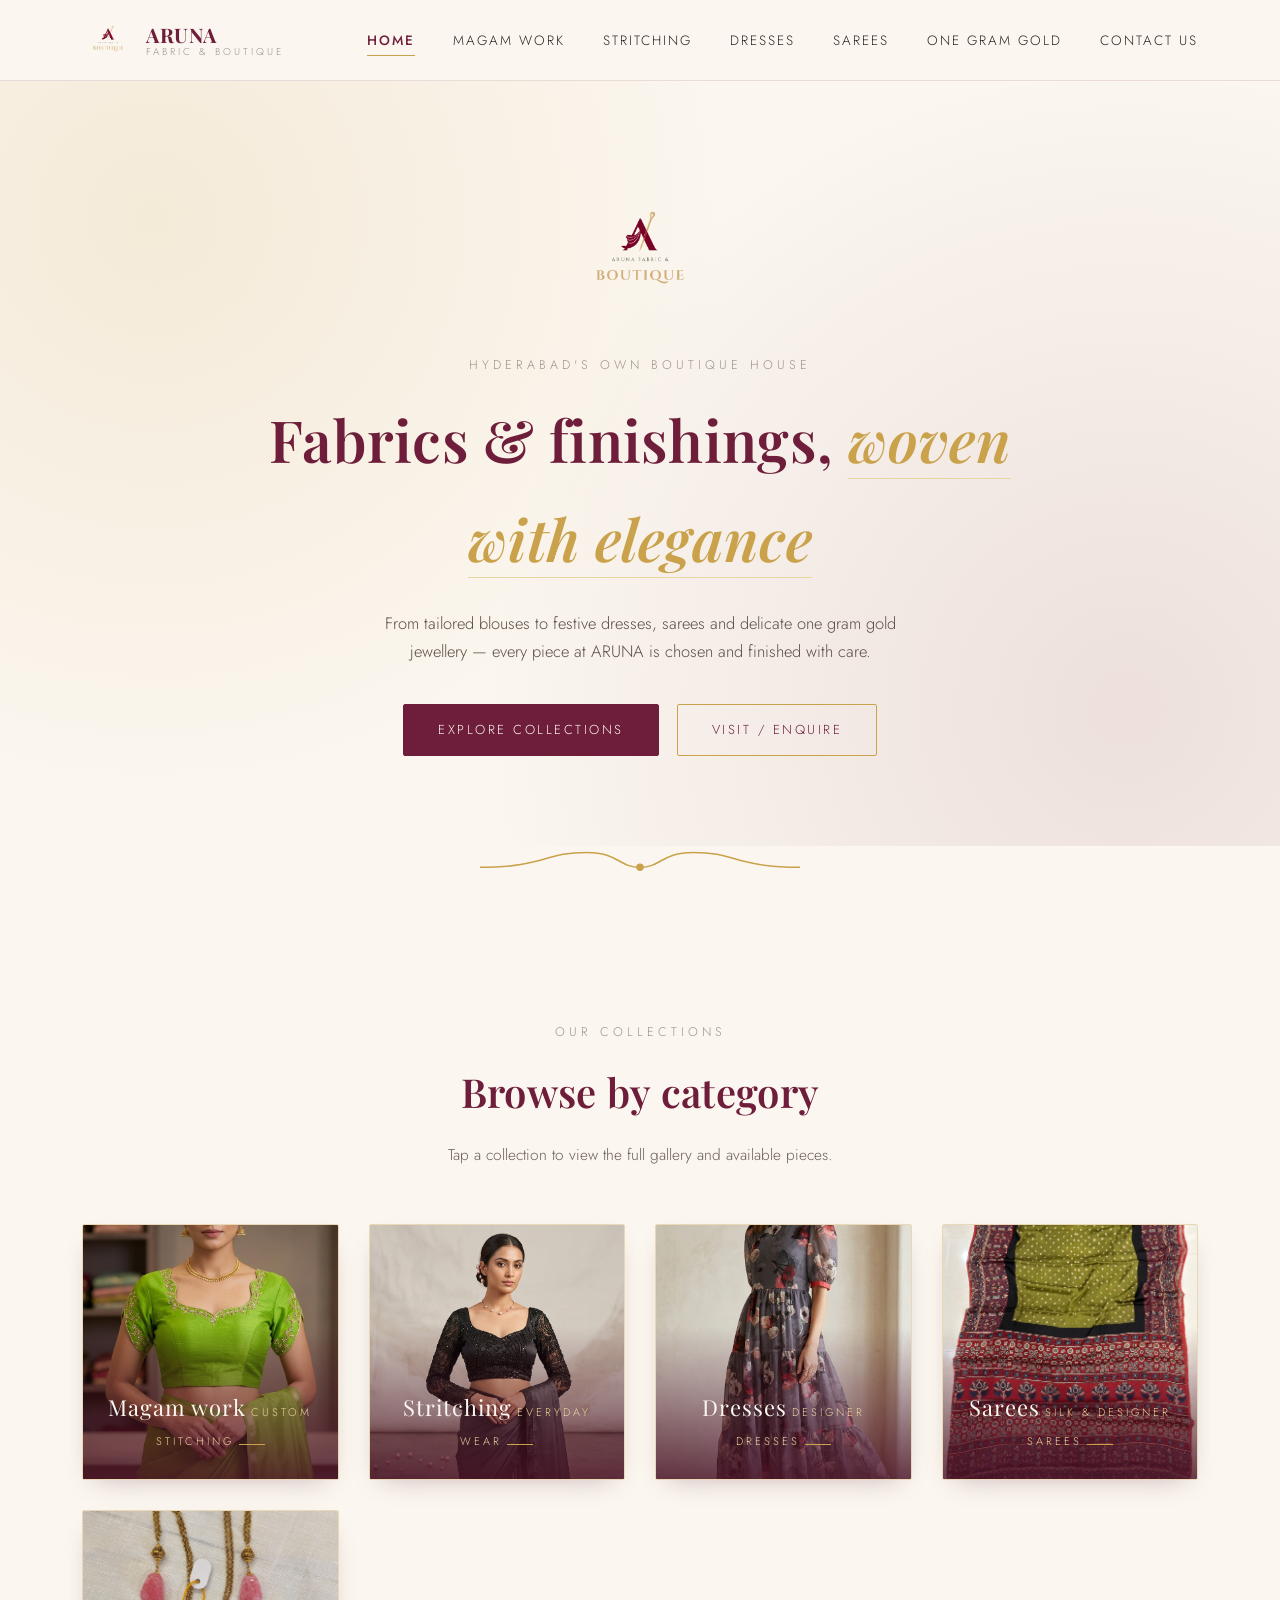
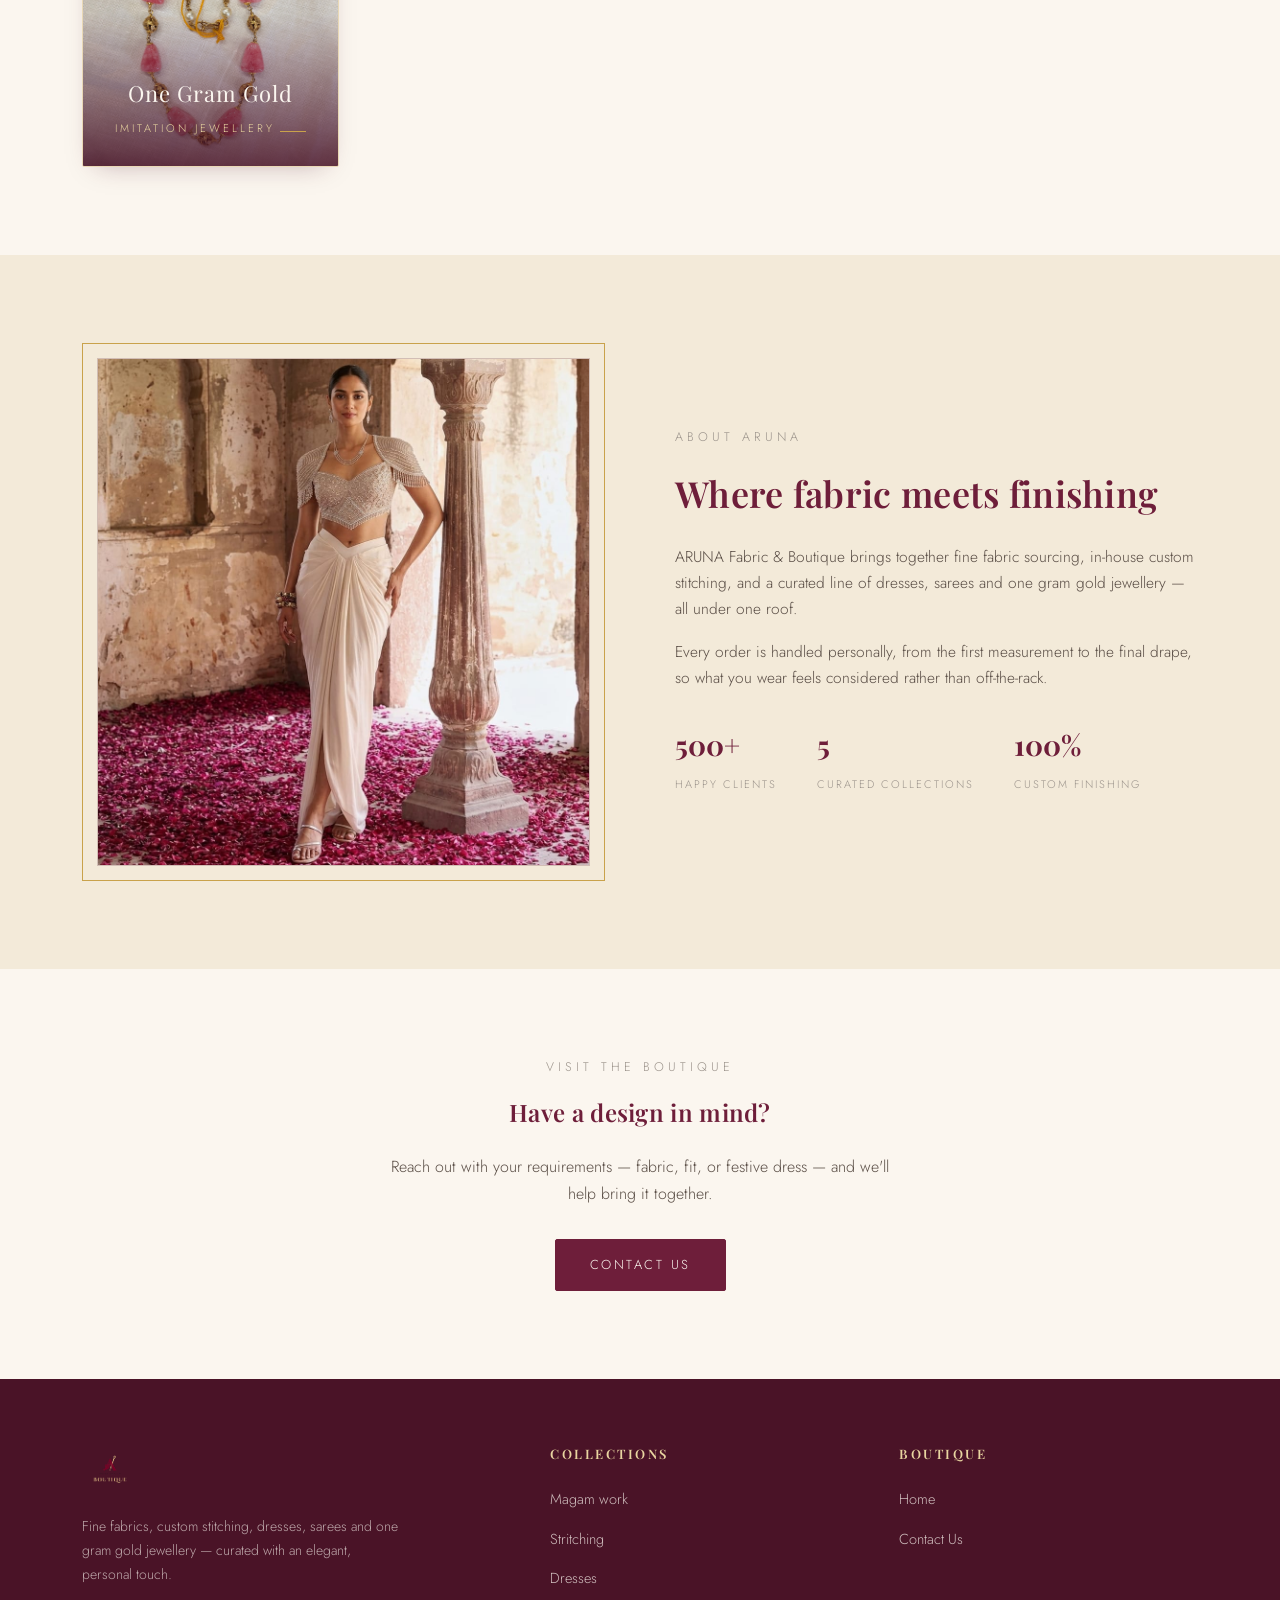
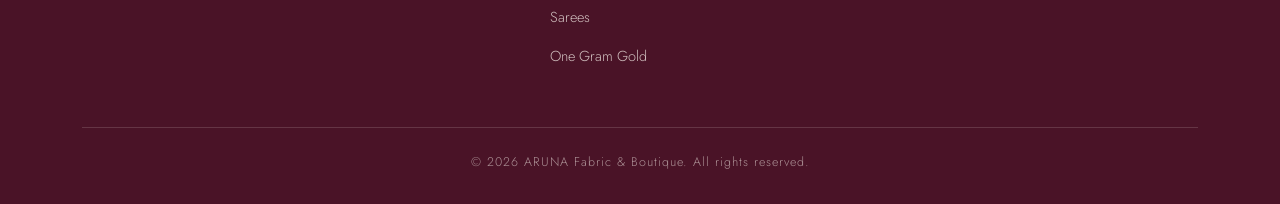
<file: index.html>
<!DOCTYPE html>
<html lang="en">
<head>
<meta charset="UTF-8">
<meta name="viewport" content="width=device-width, initial-scale=1.0">

<title>ARUNA Fabric & Boutique | Designer Boutique in Hyderabad</title>

<meta name="description" content="ARUNA Fabric & Boutique offers designer blouses, Maggam work, custom stitching, dresses, sarees, boutique fabrics and one gram gold jewellery in Hyderabad.">

<meta name="keywords" content="ARUNA Boutique, Hyderabad Boutique, Designer Blouse, Maggam Work, Boutique Dresses, Sarees, Custom Stitching, One Gram Gold Jewellery">

<meta name="author" content="ARUNA Fabric & Boutique">

<meta name="robots" content="index, follow">

<meta name="theme-color" content="#b8860b">

<link rel="canonical" href="https://prabas-backup.github.io/DEMO_BOTIQUE/">

<!-- Open Graph -->
<meta property="og:type" content="website">
<meta property="og:title" content="ARUNA Fabric & Boutique">
<meta property="og:description" content="Designer Boutique in Hyderabad">
<meta property="og:image" content="https://prabas-backup.github.io/DEMO_BOTIQUE/images/logo.png">
<meta property="og:url" content="https://prabas-backup.github.io/DEMO_BOTIQUE/">
<meta property="og:site_name" content="ARUNA Fabric & Boutique">

<!-- Twitter -->
<meta name="twitter:card" content="summary_large_image">
<meta name="twitter:title" content="ARUNA Fabric & Boutique">
<meta name="twitter:description" content="Designer Boutique in Hyderabad">
<meta name="twitter:image" content="https://prabas-backup.github.io/DEMO_BOTIQUE/images/logo.png">

<link rel="icon" href="images/logo.png">
<link rel="stylesheet" href="css/style.css">
 <link rel="manifest" href="manifest.json">

<!-- Structured Data -->
<script type="application/ld+json">
{
 "@context":"https://schema.org",
 "@type":"ClothingStore",
 "name":"ARUNA Fabric & Boutique",
 "url":"https://prabas-backup.github.io/DEMO_BOTIQUE/",
 "image":"https://prabas-backup.github.io/DEMO_BOTIQUE/images/logo.png",
 "description":"Designer Boutique in Hyderabad offering Maggam Work, Custom Stitching, Dresses, Sarees and One Gram Gold Jewellery.",
 "address":{
   "@type":"PostalAddress",
   "addressLocality":"Hyderabad",
   "addressRegion":"Telangana",
   "addressCountry":"India"
 }
}
</script>

</head>
<body>

<header class="site-header">
  <div class="container">
    <a href="index.html" class="brand">
      <img src="images/logo.png" alt="ARUNA Fabric & Boutique logo">
      <span class="brand-text">
        <span class="name">ARUNA</span>
        <span class="sub">Fabric &amp; Boutique</span>
      </span>
    </a>
    <button class="nav-toggle" aria-label="Toggle navigation" aria-expanded="false">
      <span></span><span></span><span></span>
    </button>
    <nav class="main-nav">
      <ul>
        <li><a href="index.html">Home</a></li>
        <li><a href="works.html">Magam work</a></li>
        <li><a href="normal.html">Stritching</a></li>
        <li><a href="dresses.html">Dresses</a></li>
        <li><a href="sarees.html">Sarees</a></li>
        <li><a href="one-gram-gold.html">One Gram Gold</a></li>
        <li><a href="contact.html">Contact Us</a></li>
      </ul>
    </nav>
  </div>
</header>

<main>

  <!-- HERO -->
  <section class="hero">
    <div class="container">
      <img src="images/logo.png" alt="ARUNA monogram" class="hero-logo">
      <span class="eyebrow">Hyderabad's Own Boutique House</span>
      <h1>Fabrics &amp; finishings, <em>woven with elegance</em></h1>
      <p class="lede">From tailored blouses to festive dresses, sarees and delicate one gram gold jewellery — every piece at ARUNA is chosen and finished with care.</p>
      <div class="hero-ctas">
        <a href="works.html" class="btn btn-primary">Explore Collections</a>
        <a href="contact.html" class="btn btn-outline">Visit / Enquire</a>
      </div>
    </div>
  </section>

  <!-- FLOURISH DIVIDER -->
  <div class="flourish-divider" aria-hidden="true">
    <svg viewBox="0 0 300 40" xmlns="http://www.w3.org/2000/svg" fill="none" stroke="currentColor" stroke-width="1.4">
      <path d="M0,20 C60,20 60,6 100,6 C130,6 130,20 150,20 C170,20 170,6 200,6 C240,6 240,20 300,20"/>
      <circle cx="150" cy="20" r="3.5" fill="currentColor" stroke="none"/>
    </svg>
  </div>

  <!-- CATEGORY GRID -->
  <section id="collections">
    <div class="container">
      <div class="section-head">
        <span class="eyebrow">Our Collections</span>
        <h2>Browse by category</h2>
        <p>Tap a collection to view the full gallery and available pieces.</p>
      </div>

      <div class="category-grid">
        <a class="category-card" href="works.html">
          <img src="images/works/works-1.jpg" alt="Works collection preview">
          <span class="category-label">
            <span class="cat-name">Magam work</span>
            <span class="cat-sub">Custom Stitching</span>
            <span class="cat-arrow"></span>
          </span>
        </a>

        <a class="category-card" href="normal.html">
          <img src="images/normal/normal-1.jpg" alt="Normal wear collection preview">
          <span class="category-label">
            <span class="cat-name">Stritching</span>
            <span class="cat-sub">Everyday Wear</span>
            <span class="cat-arrow"></span>
          </span>
        </a>

        <a class="category-card" href="dresses.html">
          <img src="images/dresses/dresses-1.png" alt="Dresses collection preview">
          <span class="category-label">
            <span class="cat-name">Dresses</span>
            <span class="cat-sub">Designer Dresses</span>
            <span class="cat-arrow"></span>
          </span>
        </a>

        <a class="category-card" href="sarees.html">
          <img src="images/sarees/sarees-1.jpg" alt="Sarees collection preview">
          <span class="category-label">
            <span class="cat-name">Sarees</span>
            <span class="cat-sub">Silk &amp; Designer Sarees</span>
            <span class="cat-arrow"></span>
          </span>
        </a>

        <a class="category-card" href="one-gram-gold.html">
          <img src="images/onegramgold/onegramgold-1.jpg" alt="One Gram Gold collection preview">
          <span class="category-label">
            <span class="cat-name">One Gram Gold</span>
            <span class="cat-sub">Imitation Jewellery</span>
            <span class="cat-arrow"></span>
          </span>
        </a>
      </div>
    </div>
  </section>

  <!-- ABOUT STRIP -->
  <section class="alt">
    <div class="container about-strip">
      <div class="frame">
        <img src="images/dresses/dresses-10.jpeg" alt="A featured piece from the ARUNA collection">
      </div>
      <div>
        <span class="eyebrow">About Aruna</span>
        <h2>Where fabric meets finishing</h2>
        <p>ARUNA Fabric &amp; Boutique brings together fine fabric sourcing, in-house custom stitching, and a curated line of dresses, sarees and one gram gold jewellery — all under one roof.</p>
        <p>Every order is handled personally, from the first measurement to the final drape, so what you wear feels considered rather than off-the-rack.</p>
        <div class="stats">
          <div><strong>500+</strong><span>Happy Clients</span></div>
          <div><strong>5</strong><span>Curated Collections</span></div>
          <div><strong>100%</strong><span>Custom Finishing</span></div>
        </div>
      </div>
    </div>
  </section>

  <!-- CTA -->
  <section>
    <div class="container" style="text-align:center;">
      <span class="eyebrow">Visit The Boutique</span>
      <h2 style="margin-bottom:20px;">Have a design in mind?</h2>
      <p style="max-width:520px;margin:0 auto 32px;color:#5b4f47;">Reach out with your requirements — fabric, fit, or festive dress — and we'll help bring it together.</p>
      <a href="contact.html" class="btn btn-primary">Contact Us</a>
    </div>
  </section>

</main>

<footer class="site-footer">
  <div class="container">
    <div class="footer-grid">
      <div class="footer-brand">
        <img src="images/logo.png" alt="ARUNA Fabric & Boutique logo">
        <p>Fine fabrics, custom stitching, dresses, sarees and one gram gold jewellery — curated with an elegant, personal touch.</p>
      </div>
      <div>
        <h4>Collections</h4>
        <ul>
          <li><a href="works.html">Magam work</a></li>
          <li><a href="normal.html">Stritching</a></li>
          <li><a href="dresses.html">Dresses</a></li>
          <li><a href="sarees.html">Sarees</a></li>
          <li><a href="one-gram-gold.html">One Gram Gold</a></li>
        </ul>
      </div>
      <div>
        <h4>Boutique</h4>
        <ul>
          <li><a href="index.html">Home</a></li>
          <li><a href="contact.html">Contact Us</a></li>
        </ul>
      </div>
    </div>
    <div class="footer-bottom">
      &copy; <span id="year"></span> ARUNA Fabric &amp; Boutique. All rights reserved.
    </div>
  </div>
</footer>

<script src="js/script.js"></script>
<script>document.getElementById('year').textContent = new Date().getFullYear();</script>
</body>
</html>
</file>
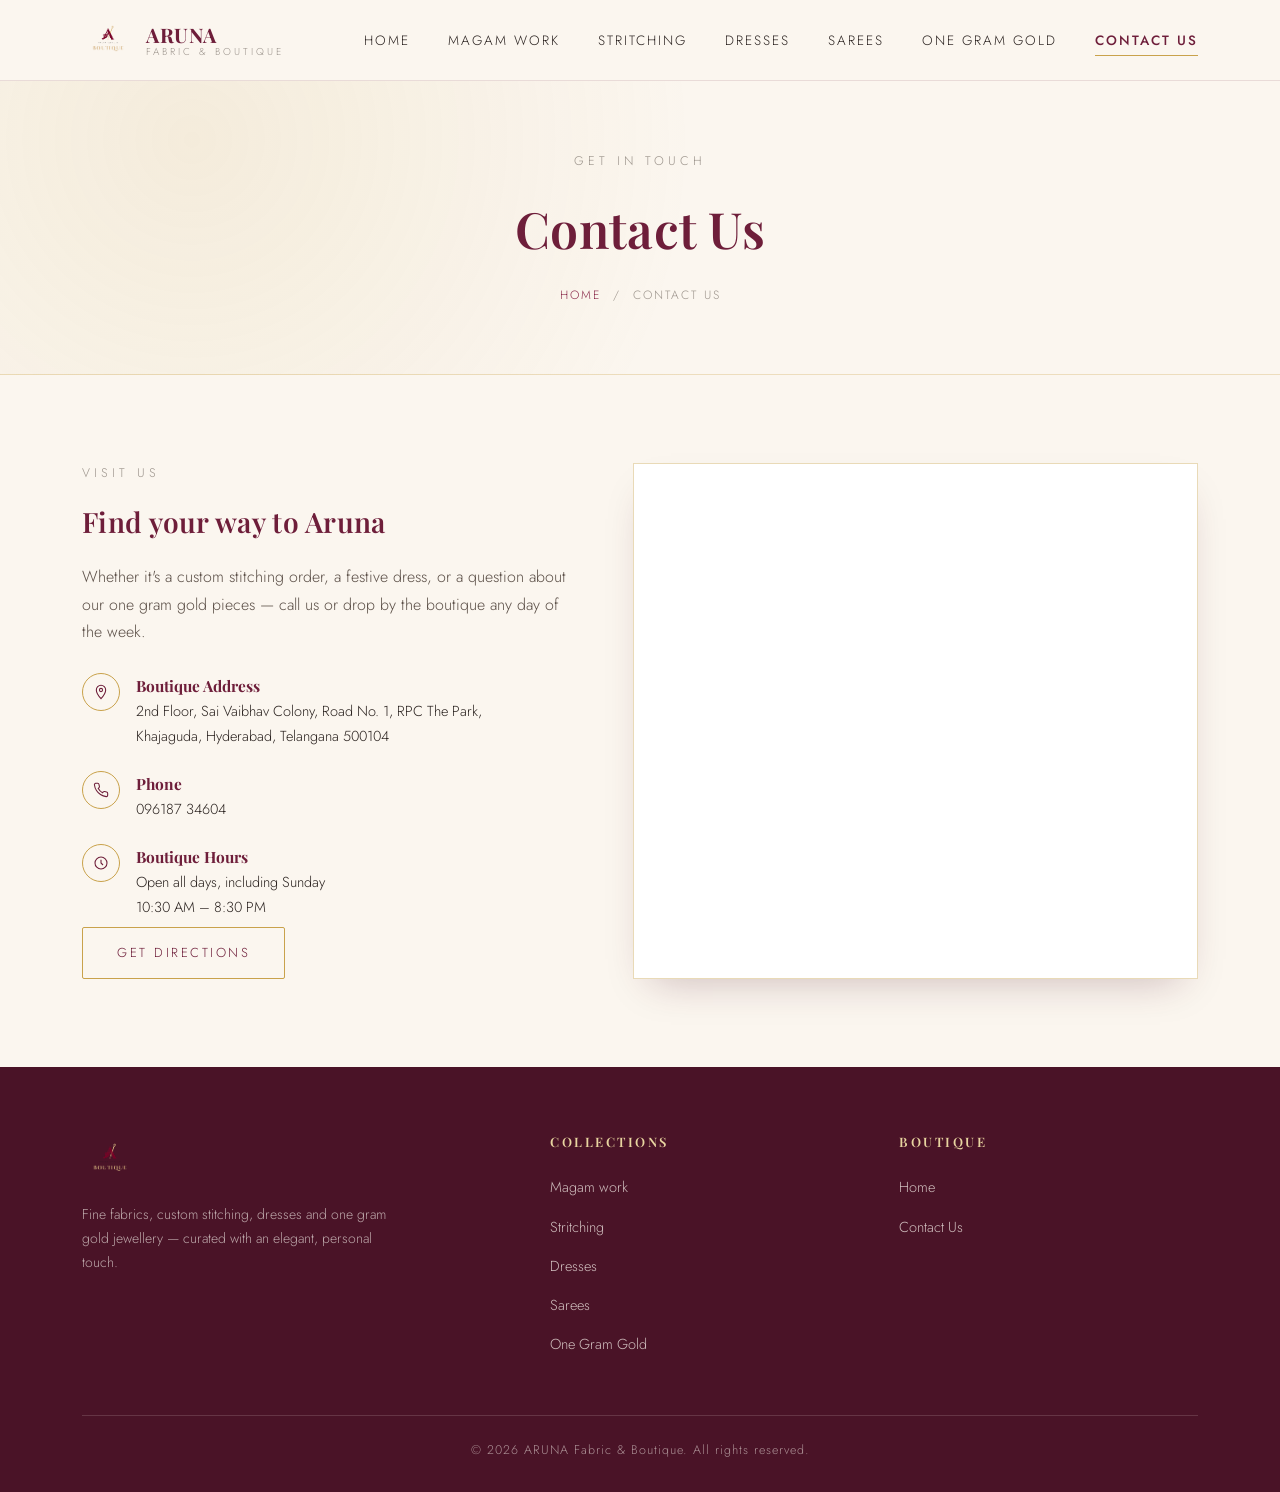
<file: contact.html>
<!DOCTYPE html>
<html lang="en">
<head>
<meta charset="UTF-8">
<meta name="viewport" content="width=device-width, initial-scale=1.0">
<title>Contact Us — ARUNA Fabric &amp; Boutique</title>
<meta name="description" content="Get in touch with ARUNA Fabric & Boutique for enquiries, custom orders and visits.">
<link rel="icon" href="images/logo.png">
<link rel="stylesheet" href="css/style.css">
</head>
<body>

<header class="site-header">
  <div class="container">
    <a href="index.html" class="brand">
      <img src="images/logo.png" alt="ARUNA Fabric & Boutique logo">
      <span class="brand-text">
        <span class="name">ARUNA</span>
        <span class="sub">Fabric &amp; Boutique</span>
      </span>
    </a>
    <button class="nav-toggle" aria-label="Toggle navigation" aria-expanded="false">
      <span></span><span></span><span></span>
    </button>
    <nav class="main-nav">
      <ul>
        <li><a href="index.html">Home</a></li>
        <li><a href="works.html">Magam work</a></li>
        <li><a href="normal.html">Stritching</a></li>
        <li><a href="dresses.html">Dresses</a></li>
        <li><a href="sarees.html">Sarees</a></li>
        <li><a href="one-gram-gold.html">One Gram Gold</a></li>
        <li><a href="contact.html">Contact Us</a></li>
      </ul>
    </nav>
  </div>
</header>

<main>
  <section class="page-banner">
    <div class="container">
      <span class="eyebrow">Get In Touch</span>
      <h1>Contact Us</h1>
      <p class="breadcrumb"><a href="index.html">Home</a> &nbsp;/&nbsp; Contact Us</p>
    </div>
  </section>

  <section>
    <div class="container contact-wrap">

      <div class="contact-info">
        <span class="eyebrow">Visit Us</span>
        <h2>Find your way to Aruna</h2>
        <p>Whether it's a custom stitching order, a festive dress, or a question about our one gram gold pieces — call us or drop by the boutique any day of the week.</p>

        <ul class="info-list">
          <li>
            <span class="ic" aria-hidden="true">
              <svg width="16" height="16" viewBox="0 0 24 24" fill="none" stroke="currentColor" stroke-width="1.6"><path d="M12 22s7-7.6 7-13A7 7 0 0 0 5 9c0 5.4 7 13 7 13z"/><circle cx="12" cy="9" r="2.4"/></svg>
            </span>
            <span>
              <strong>Boutique Address</strong>
              2nd Floor, Sai Vaibhav Colony, Road No. 1, RPC The Park,<br>
              Khajaguda, Hyderabad, Telangana 500104
            </span>
          </li>
          <li>
            <span class="ic" aria-hidden="true">
              <svg width="16" height="16" viewBox="0 0 24 24" fill="none" stroke="currentColor" stroke-width="1.6"><path d="M22 16.9v3a2 2 0 0 1-2.2 2 19.8 19.8 0 0 1-8.6-3.1 19.5 19.5 0 0 1-6-6A19.8 19.8 0 0 1 2.1 4.2 2 2 0 0 1 4 2h3a2 2 0 0 1 2 1.7c.1.9.3 1.8.6 2.7a2 2 0 0 1-.5 2.1L7.9 9.7a16 16 0 0 0 6.4 6.4l1.2-1.2a2 2 0 0 1 2.1-.5c.9.3 1.8.5 2.7.6A2 2 0 0 1 22 16.9z"/></svg>
            </span>
            <span>
              <strong>Phone</strong>
              <a href="tel:09618734604">096187 34604</a>
            </span>
          </li>
          <li>
            <span class="ic" aria-hidden="true">
              <svg width="16" height="16" viewBox="0 0 24 24" fill="none" stroke="currentColor" stroke-width="1.6"><circle cx="12" cy="12" r="9"/><path d="M12 7v5l3 3"/></svg>
            </span>
            <span>
              <strong>Boutique Hours</strong>
              Open all days, including Sunday<br>10:30 AM – 8:30 PM
            </span>
          </li>
        </ul>

        <a href="https://maps.app.goo.gl/vFnzqNhQsWPcxsZw9" target="_blank" rel="noopener" class="btn btn-outline" style="margin-top:8px;">Get Directions</a>
      </div>

      <div class="map-frame">
        <iframe
          src="https://www.google.com/maps?q=17.4173125,78.3750376&z=16&output=embed"
          width="100%"
          height="100%"
          style="border:0;"
          allowfullscreen=""
          loading="lazy"
          referrerpolicy="no-referrer-when-downgrade"
          title="ARUNA Fabric & Boutique location map">
        </iframe>
      </div>

    </div>
  </section>
</main>

<footer class="site-footer">
  <div class="container">
    <div class="footer-grid">
      <div class="footer-brand">
        <img src="images/logo.png" alt="ARUNA Fabric & Boutique logo">
        <p>Fine fabrics, custom stitching, dresses and one gram gold jewellery — curated with an elegant, personal touch.</p>
      </div>
      <div>
        <h4>Collections</h4>
        <ul>
          <li><a href="works.html">Magam work</a></li>
          <li><a href="normal.html">Stritching</a></li>
          <li><a href="dresses.html">Dresses</a></li>
          <li><a href="sarees.html">Sarees</a></li>
          <li><a href="one-gram-gold.html">One Gram Gold</a></li>
        </ul>
      </div>
      <div>
        <h4>Boutique</h4>
        <ul>
          <li><a href="index.html">Home</a></li>
          <li><a href="contact.html">Contact Us</a></li>
        </ul>
      </div>
    </div>
    <div class="footer-bottom">
      &copy; <span id="year"></span> ARUNA Fabric &amp; Boutique. All rights reserved.
    </div>
  </div>
</footer>

<script src="js/script.js"></script>
<script>document.getElementById('year').textContent = new Date().getFullYear();</script>
</body>
</html>
</file>
<file: css/style.css>
/* ==========================================================================
   ARUNA Fabric & Boutique — Stylesheet
   Palette:  maroon-deep #6E1E3A | maroon-light #8C2C4C | gold #C9A24B
             gold-light #E8D5A0 | cream #FBF6EF | ink #2B2320 | label #9C948C
   Type:     Display — Playfair Display (serif, ornate)
             Body/UI — Jost (light geometric sans)
   ========================================================================== */

@import url('https://fonts.googleapis.com/css2?family=Playfair+Display:ital,wght@0,400;0,500;0,600;0,700;1,500&family=Jost:wght@300;400;500;600&display=swap');

:root{
  --maroon-deep:#6E1E3A;
  --maroon-light:#8C2C4C;
  --maroon-darker:#4A1327;
  --gold:#C9A24B;
  --gold-light:#E8D5A0;
  --cream:#FBF6EF;
  --cream-dim:#F3EAD9;
  --ink:#2B2320;
  --label:#9C948C;
  --white:#ffffff;

  --font-display:'Playfair Display', Georgia, 'Times New Roman', serif;
  --font-body:'Jost', 'Segoe UI', sans-serif;

  --container:1180px;
  --radius:2px;
  --shadow-soft:0 18px 40px -18px rgba(74,19,39,0.28);
  --transition:0.45s cubic-bezier(.22,.61,.36,1);
}

*,*::before,*::after{ box-sizing:border-box; }
html{ scroll-behavior:smooth; }
body{
  margin:0;
  background:var(--cream);
  color:var(--ink);
  font-family:var(--font-body);
  font-weight:300;
  line-height:1.7;
  -webkit-font-smoothing:antialiased;
}
img{ max-width:100%; display:block; }
a{ color:inherit; text-decoration:none; }
ul{ list-style:none; margin:0; padding:0; }
button{ font-family:inherit; cursor:pointer; }

h1,h2,h3,h4{
  font-family:var(--font-display);
  color:var(--maroon-deep);
  font-weight:600;
  margin:0;
  letter-spacing:0.3px;
}

.container{
  max-width:var(--container);
  margin:0 auto;
  padding:0 32px;
}

.eyebrow{
  font-family:var(--font-body);
  font-size:12.5px;
  letter-spacing:4px;
  color:var(--label);
  text-transform:uppercase;
  display:block;
  margin-bottom:14px;
}

/* Focus visibility */
a:focus-visible, button:focus-visible, input:focus-visible, textarea:focus-visible{
  outline:2px solid var(--gold);
  outline-offset:3px;
}

@media (prefers-reduced-motion: reduce){
  *{ animation-duration:0.01ms !important; transition-duration:0.01ms !important; scroll-behavior:auto !important; }
}

/* ---------- Flourish divider (signature element) ---------- */
.flourish-divider{
  display:flex;
  align-items:center;
  justify-content:center;
  gap:18px;
  margin:0 auto 46px;
  width:100%;
  max-width:320px;
}
.flourish-divider svg{ width:100%; height:auto; color:var(--gold); }

/* ---------- Header ---------- */
.site-header{
  position:sticky;
  top:0;
  z-index:100;
  background:rgba(251,246,239,0.92);
  backdrop-filter:blur(6px);
  border-bottom:1px solid rgba(110,30,58,0.12);
}
.site-header .container{
  display:flex;
  align-items:center;
  justify-content:space-between;
  padding-top:14px;
  padding-bottom:14px;
}
.brand{
  display:flex;
  align-items:center;
  gap:12px;
}
.brand img{ height:52px; width:auto; }
.brand-text{
  display:flex;
  flex-direction:column;
  line-height:1.15;
}
.brand-text .name{
  font-family:var(--font-display);
  font-size:20px;
  color:var(--maroon-deep);
  font-weight:700;
  letter-spacing:0.5px;
}
.brand-text .sub{
  font-size:10px;
  letter-spacing:3px;
  color:var(--label);
  text-transform:uppercase;
}

.nav-toggle{
  display:none;
  flex-direction:column;
  gap:5px;
  background:none;
  border:none;
  padding:6px;
}
.nav-toggle span{
  width:26px;
  height:2px;
  background:var(--maroon-deep);
  display:block;
}

.main-nav ul{
  display:flex;
  gap:38px;
}
.main-nav a{
  position:relative;
  font-size:13.5px;
  letter-spacing:2px;
  text-transform:uppercase;
  color:var(--ink);
  padding-bottom:6px;
}
.main-nav a::after{
  content:"";
  position:absolute;
  left:0; right:0; bottom:0;
  height:1px;
  background:var(--gold);
  transform:scaleX(0);
  transform-origin:left;
  transition:transform var(--transition);
}
.main-nav a:hover::after,
.main-nav a.active::after{ transform:scaleX(1); }
.main-nav a.active{ color:var(--maroon-deep); font-weight:500; }

/* ---------- Buttons ---------- */
.btn{
  display:inline-flex;
  align-items:center;
  gap:10px;
  padding:14px 34px;
  font-size:13px;
  letter-spacing:2.5px;
  text-transform:uppercase;
  border-radius:var(--radius);
  border:1px solid var(--maroon-deep);
  transition:all var(--transition);
}
.btn-primary{
  background:var(--maroon-deep);
  color:var(--cream);
}
.btn-primary:hover{
  background:var(--maroon-light);
  border-color:var(--maroon-light);
  transform:translateY(-2px);
  box-shadow:var(--shadow-soft);
}
.btn-outline{
  background:transparent;
  color:var(--maroon-deep);
  border-color:var(--gold);
}
.btn-outline:hover{
  background:var(--maroon-deep);
  color:var(--cream);
  border-color:var(--maroon-deep);
}

/* ---------- Hero ---------- */
.hero{
  position:relative;
  padding:96px 0 90px;
  text-align:center;
  overflow:hidden;
}
.hero::before{
  content:"";
  position:absolute;
  inset:0;
  background:
    radial-gradient(circle at 12% 18%, rgba(201,162,75,0.14), transparent 45%),
    radial-gradient(circle at 88% 82%, rgba(110,30,58,0.10), transparent 50%);
  pointer-events:none;
}
.hero-logo{
  width:150px;
  margin:0 auto 28px;
  animation:fadeDown 1s ease both;
}
.hero .eyebrow{ text-align:center; animation:fadeUp 1s .1s ease both; }
.hero h1{
  font-size:clamp(34px,5vw,58px);
  max-width:820px;
  margin:0 auto 22px;
  animation:fadeUp 1s .2s ease both;
}
.hero h1 em{
  font-style:italic;
  color:var(--gold);
  border-bottom:1px solid var(--gold-light);
}
.hero p.lede{
  max-width:560px;
  margin:0 auto 38px;
  color:#5b4f47;
  font-size:16.5px;
  animation:fadeUp 1s .3s ease both;
}
.hero-ctas{
  display:flex;
  gap:18px;
  justify-content:center;
  flex-wrap:wrap;
  animation:fadeUp 1s .4s ease both;
}

@keyframes fadeUp{ from{opacity:0; transform:translateY(18px);} to{opacity:1; transform:translateY(0);} }
@keyframes fadeDown{ from{opacity:0; transform:translateY(-14px);} to{opacity:1; transform:translateY(0);} }

/* ---------- Section heading ---------- */
.section-head{
  text-align:center;
  max-width:640px;
  margin:0 auto 56px;
}
.section-head h2{ font-size:clamp(28px,3.6vw,40px); margin-bottom:16px; }
.section-head p{ color:#6b5f57; font-size:15.5px; }

section{ padding:88px 0; }
section.alt{ background:var(--cream-dim); }

/* ---------- Category grid (Home) ---------- */
.category-grid{
  display:grid;
  grid-template-columns:repeat(4, 1fr);
  gap:30px;
}
.category-card{
  position:relative;
  aspect-ratio:1/1;
  overflow:hidden;
  border-radius:var(--radius);
  box-shadow:0 10px 26px -14px rgba(74,19,39,0.35);
  border:1px solid rgba(201,162,75,0.35);
  display:block;
}
.category-card img{
  width:100%; height:100%;
  object-fit:cover;
  transition:transform 0.7s cubic-bezier(.22,.61,.36,1);
}
.category-card::before{
  content:"";
  position:absolute; inset:0;
  background:linear-gradient(180deg, rgba(74,19,39,0) 40%, rgba(74,19,39,0.82) 100%);
  z-index:1;
  transition:opacity var(--transition);
}
.category-card::after{
  content:"";
  position:absolute; inset:10px;
  border:1px solid rgba(251,246,239,0.0);
  transition:all var(--transition);
  z-index:2;
  pointer-events:none;
}
.category-card:hover::after{ inset:16px; border-color:rgba(232,213,160,0.8); }
.category-card:hover img{ transform:scale(1.08); }

.category-label{
  position:absolute;
  left:0; right:0; bottom:0;
  z-index:3;
  padding:26px 22px;
  text-align:center;
}
.category-label .cat-name{
  font-family:var(--font-display);
  color:var(--cream);
  font-size:22px;
  letter-spacing:1px;
  margin-bottom:6px;
}
.category-label .cat-sub{
  color:var(--gold-light);
  font-size:11px;
  letter-spacing:3px;
  text-transform:uppercase;
}
.category-label .cat-arrow{
  display:inline-block;
  margin-top:12px;
  width:26px; height:1px;
  background:var(--gold);
  transition:width var(--transition);
}
.category-card:hover .cat-arrow{ width:46px; }

/* ---------- About strip (home) ---------- */
.about-strip{
  display:grid;
  grid-template-columns:1fr 1fr;
  gap:70px;
  align-items:center;
}
.about-strip .frame{
  position:relative;
  border:1px solid var(--gold);
  padding:14px;
}
.about-strip .frame img{ border:1px solid rgba(74,19,39,0.2); }
.about-strip h2{ font-size:clamp(26px,3.2vw,36px); margin-bottom:20px; }
.about-strip p{ color:#5b4f47; margin-bottom:16px; font-size:15.5px; }
.about-strip .stats{
  display:flex;
  gap:40px;
  margin-top:30px;
}
.about-strip .stats div strong{
  display:block;
  font-family:var(--font-display);
  font-size:28px;
  color:var(--maroon-deep);
}
.about-strip .stats div span{
  font-size:11px;
  letter-spacing:2px;
  text-transform:uppercase;
  color:var(--label);
}

/* ---------- Page banner (inner pages) ---------- */
.page-banner{
  padding:70px 0 56px;
  text-align:center;
  background:
    radial-gradient(circle at 15% 20%, rgba(201,162,75,0.12), transparent 45%),
    var(--cream);
  border-bottom:1px solid rgba(201,162,75,0.3);
}
.page-banner h1{ font-size:clamp(32px,5vw,50px); }
.breadcrumb{
  margin-top:14px;
  font-size:12px;
  letter-spacing:2px;
  text-transform:uppercase;
  color:var(--label);
}
.breadcrumb a{ color:var(--maroon-light); }
.breadcrumb a:hover{ text-decoration:underline; }

/* ---------- Gallery grid (category pages) ---------- */
.gallery-grid{
  display:grid;
  grid-template-columns:repeat(3, 1fr);
  gap:28px;
}
.gallery-item{
  position:relative;
  background:var(--white);
  padding:10px;
  border:1px solid rgba(201,162,75,0.4);
  cursor:zoom-in;
  transition:transform var(--transition), box-shadow var(--transition);
}
.gallery-item:hover{
  transform:translateY(-6px);
  box-shadow:var(--shadow-soft);
}
.gallery-item .img-wrap{
  aspect-ratio:1/1;
  overflow:hidden;
}
.gallery-item img{
  width:100%; height:100%;
  object-fit:cover;
  transition:transform .6s ease;
}
.gallery-item:hover img{ transform:scale(1.06); }
.gallery-item figcaption{
  text-align:center;
  padding-top:12px;
  font-size:12.5px;
  letter-spacing:1.5px;
  text-transform:uppercase;
  color:var(--maroon-deep);
}

/* ---------- Lightbox ---------- */
.lightbox{
  position:fixed; inset:0;
  background:rgba(43,35,32,0.92);
  display:flex;
  align-items:center;
  justify-content:center;
  z-index:1000;
  opacity:0;
  pointer-events:none;
  transition:opacity 0.35s ease;
  padding:40px;
}
.lightbox.open{ opacity:1; pointer-events:auto; }
.lightbox img{
  max-width:min(720px, 90vw);
  max-height:80vh;
  border:6px solid var(--cream);
  box-shadow:0 30px 60px rgba(0,0,0,0.5);
}
.lightbox-close{
  position:absolute;
  top:28px; right:36px;
  background:none;
  border:1px solid var(--gold);
  color:var(--cream);
  width:44px; height:44px;
  font-size:20px;
  border-radius:50%;
}
.lightbox-close:hover{ background:var(--gold); color:var(--maroon-darker); }
.lightbox-caption{
  position:absolute;
  bottom:34px;
  color:var(--gold-light);
  letter-spacing:2px;
  font-size:13px;
  text-transform:uppercase;
}

/* ---------- Contact page ---------- */
.contact-wrap{
  display:grid;
  grid-template-columns:1fr 1.15fr;
  gap:60px;
  align-items:start;
}
.contact-info h2{ font-size:28px; margin-bottom:18px; }
.contact-info p{ color:#5b4f47; margin-bottom:28px; }
.info-list{ display:flex; flex-direction:column; gap:22px; }
.info-list li{
  display:flex;
  gap:16px;
  align-items:flex-start;
  font-size:14.5px;
}
.info-list .ic{
  width:38px; height:38px;
  flex:0 0 auto;
  border:1px solid var(--gold);
  border-radius:50%;
  display:flex; align-items:center; justify-content:center;
  color:var(--maroon-deep);
}
.info-list strong{ display:block; color:var(--maroon-deep); font-family:var(--font-display); font-size:15.5px; }

.contact-form{
  background:var(--white);
  border:1px solid rgba(201,162,75,0.4);
  padding:44px;
  box-shadow:var(--shadow-soft);
}
.form-row{ margin-bottom:22px; }
.form-row label{
  display:block;
  font-size:11.5px;
  letter-spacing:2px;
  text-transform:uppercase;
  color:var(--label);
  margin-bottom:9px;
}
.form-row input,
.form-row textarea{
  width:100%;
  border:none;
  border-bottom:1px solid rgba(110,30,58,0.25);
  background:transparent;
  padding:10px 2px;
  font-family:var(--font-body);
  font-size:15px;
  color:var(--ink);
  transition:border-color var(--transition);
}
.form-row input:focus,
.form-row textarea:focus{ border-bottom-color:var(--gold); outline:none; }
.form-row textarea{ resize:vertical; min-height:110px; }
.form-error{
  font-size:12px;
  color:var(--maroon-light);
  margin-top:6px;
  min-height:16px;
}
.form-status{
  margin-top:18px;
  font-size:14px;
  padding:12px 16px;
  border-left:3px solid var(--gold);
  background:var(--cream-dim);
  display:none;
}
.form-status.show{ display:block; }

/* ---------- Map embed (Contact page) ---------- */
.map-frame{
  width:100%;
  min-height:420px;
  height:100%;
  background:var(--white);
  border:1px solid rgba(201,162,75,0.4);
  padding:10px;
  box-shadow:var(--shadow-soft);
}
.map-frame iframe{
  width:100%;
  height:100%;
  min-height:400px;
  display:block;
  filter:saturate(0.9) contrast(1.02);
}

/* ---------- Footer ---------- */
.site-footer{
  background:var(--maroon-darker);
  color:var(--cream-dim);
  padding:64px 0 30px;
}
.footer-grid{
  display:grid;
  grid-template-columns:1.4fr 1fr 1fr;
  gap:50px;
  margin-bottom:46px;
}
.footer-brand img{ height:56px; margin-bottom:16px; }
.footer-brand p{ color:rgba(251,246,239,0.65); font-size:14px; max-width:320px; }
.site-footer h4{
  color:var(--gold-light);
  font-size:13px;
  letter-spacing:2.5px;
  text-transform:uppercase;
  margin-bottom:20px;
}
.site-footer ul li{ margin-bottom:12px; }
.site-footer a{ color:rgba(251,246,239,0.75); font-size:14.5px; }
.site-footer a:hover{ color:var(--gold-light); }
.footer-bottom{
  border-top:1px solid rgba(251,246,239,0.15);
  padding-top:24px;
  text-align:center;
  font-size:12.5px;
  letter-spacing:1px;
  color:rgba(251,246,239,0.55);
}

/* ---------- Responsive ---------- */
@media (max-width: 980px){
  .category-grid{ grid-template-columns:repeat(2,1fr); }
  .gallery-grid{ grid-template-columns:repeat(2,1fr); }
  .about-strip, .contact-wrap{ grid-template-columns:1fr; }
  .footer-grid{ grid-template-columns:1fr 1fr; }
}
@media (max-width: 720px){
  .nav-toggle{ display:flex; }
  .main-nav{
    position:absolute;
    top:100%; left:0; right:0;
    background:var(--cream);
    border-bottom:1px solid rgba(110,30,58,0.15);
    max-height:0;
    overflow:hidden;
    transition:max-height var(--transition);
  }
  .main-nav.open{ max-height:400px; }
  .main-nav ul{ flex-direction:column; gap:0; padding:10px 32px 20px; }
  .main-nav li{ border-bottom:1px solid rgba(110,30,58,0.08); }
  .main-nav a{ display:block; padding:14px 0; }
  .category-grid{ grid-template-columns:1fr 1fr; gap:18px; }
  .gallery-grid{ grid-template-columns:1fr 1fr; gap:16px; }
  .footer-grid{ grid-template-columns:1fr; gap:36px; }
  section{ padding:60px 0; }
}
@media (max-width: 480px){
  .category-grid{ grid-template-columns:1fr; }
  .gallery-grid{ grid-template-columns:1fr; }
}
</file>
